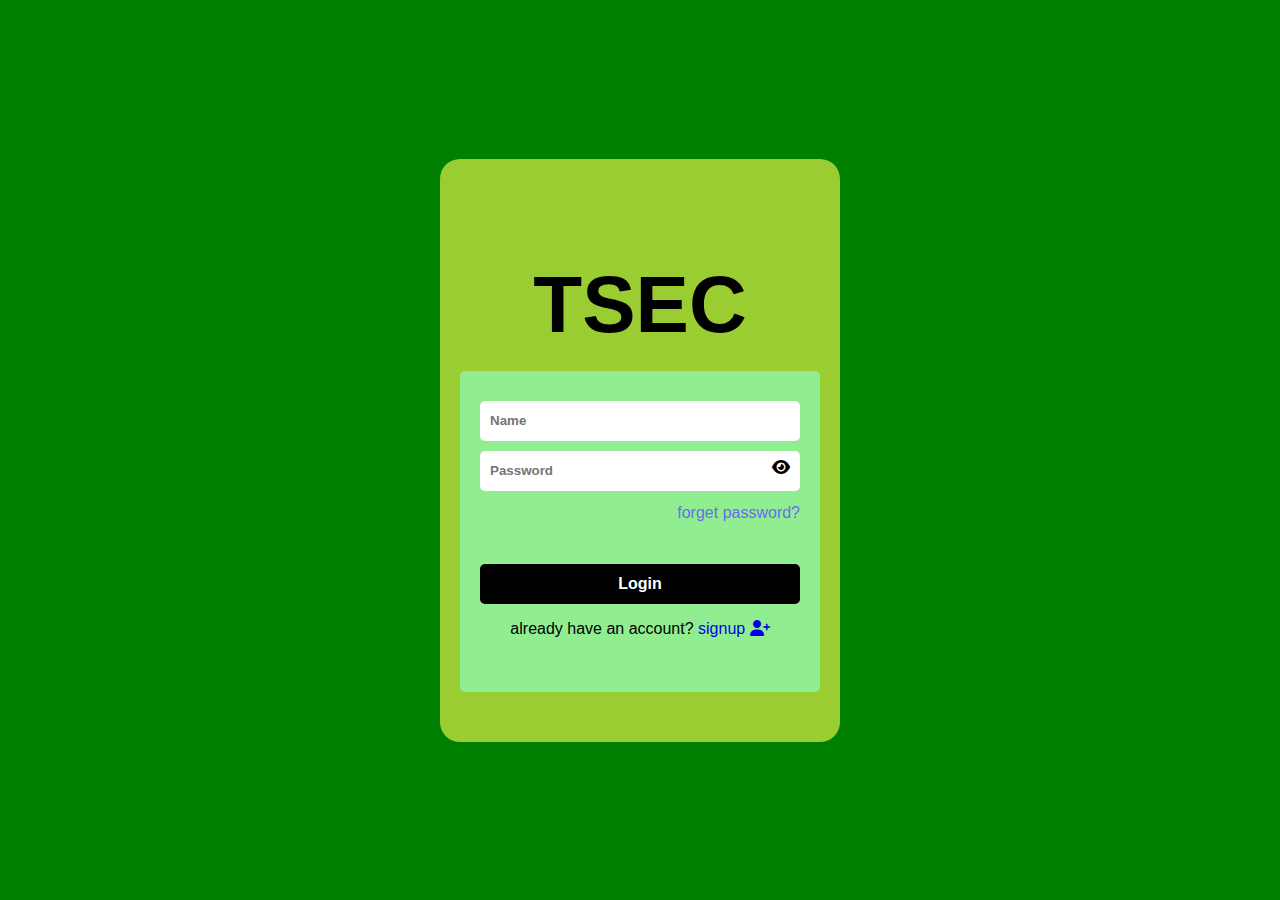
<file: login.html>
<!DOCTYPE html>
<html lang="en">
<head>
    <meta charset="UTF-8">
    <meta name="viewport" content="width=device-width, initial-scale=1.0">
    <title>Document</title>
    <link rel="stylesheet" href="./css/login.css">
    <script src="https://ajax.googleapis.com/ajax/libs/jquery/3.7.1/jquery.min.js"></script>
    <link rel="stylesheet" href="https://cdnjs.cloudflare.com/ajax/libs/font-awesome/6.6.0/css/all.min.css">
    
    
</head>
<body>
    <section id="S1"> 
        <p id="H1"><a href="https://tsec.edu/">TSEC</a></p>
        <div class="input-container">
            <input type="text" id="i1" class="in" placeholder="Name" autocomplete="off">
            <div class="pass">
                <input type="password" id="i2" class="in" placeholder="Password" autocomplete="off">
                <i id="img" class="fa-solid fa-eye" onclick="togglePasswordVisibility()"></i>
                <!-- <img src="img/eyeclose.png" alt="Show/Hide Password" onclick="togglePasswordVisibility()"> -->
            </div>
            <div class="inc"><p id="t2"></p></div>
            <div class="inc2"><p id="t3" onclick="forget();">forget password?</p></div>
            <button class="btn" id="bt" onclick="submitForm()">Login</button>
                 
            <p id="sign">already have an account? <a href="signup.html">signup
                <i class="fa-solid fa-user-plus"></i>
                    <a/></p>
                <i class="fa-sharp fa-solid fa-folder-arrow-up"></i>
                <!-- <i class="fa-solid fa-upload"></i> -->
        </div>
    </section>

    <script src="login.js"></script>
</body>
</html>
</file>
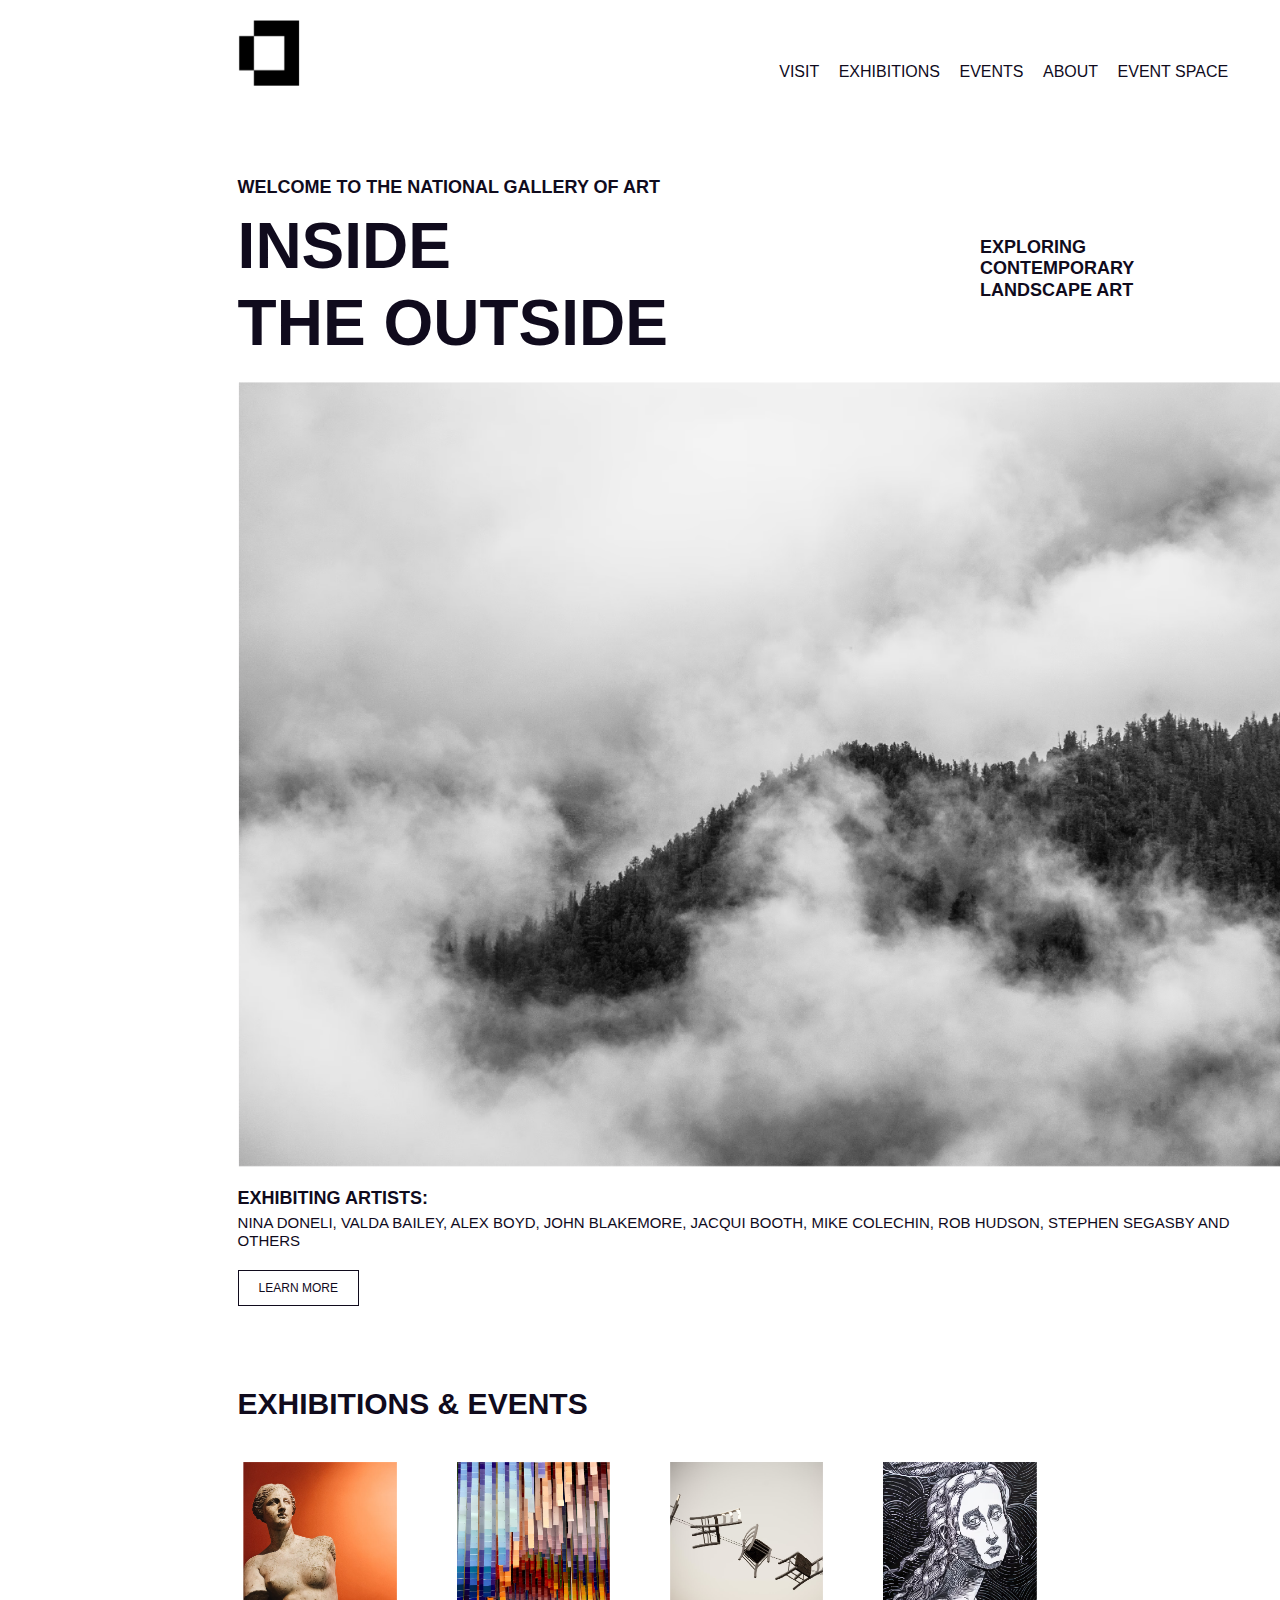
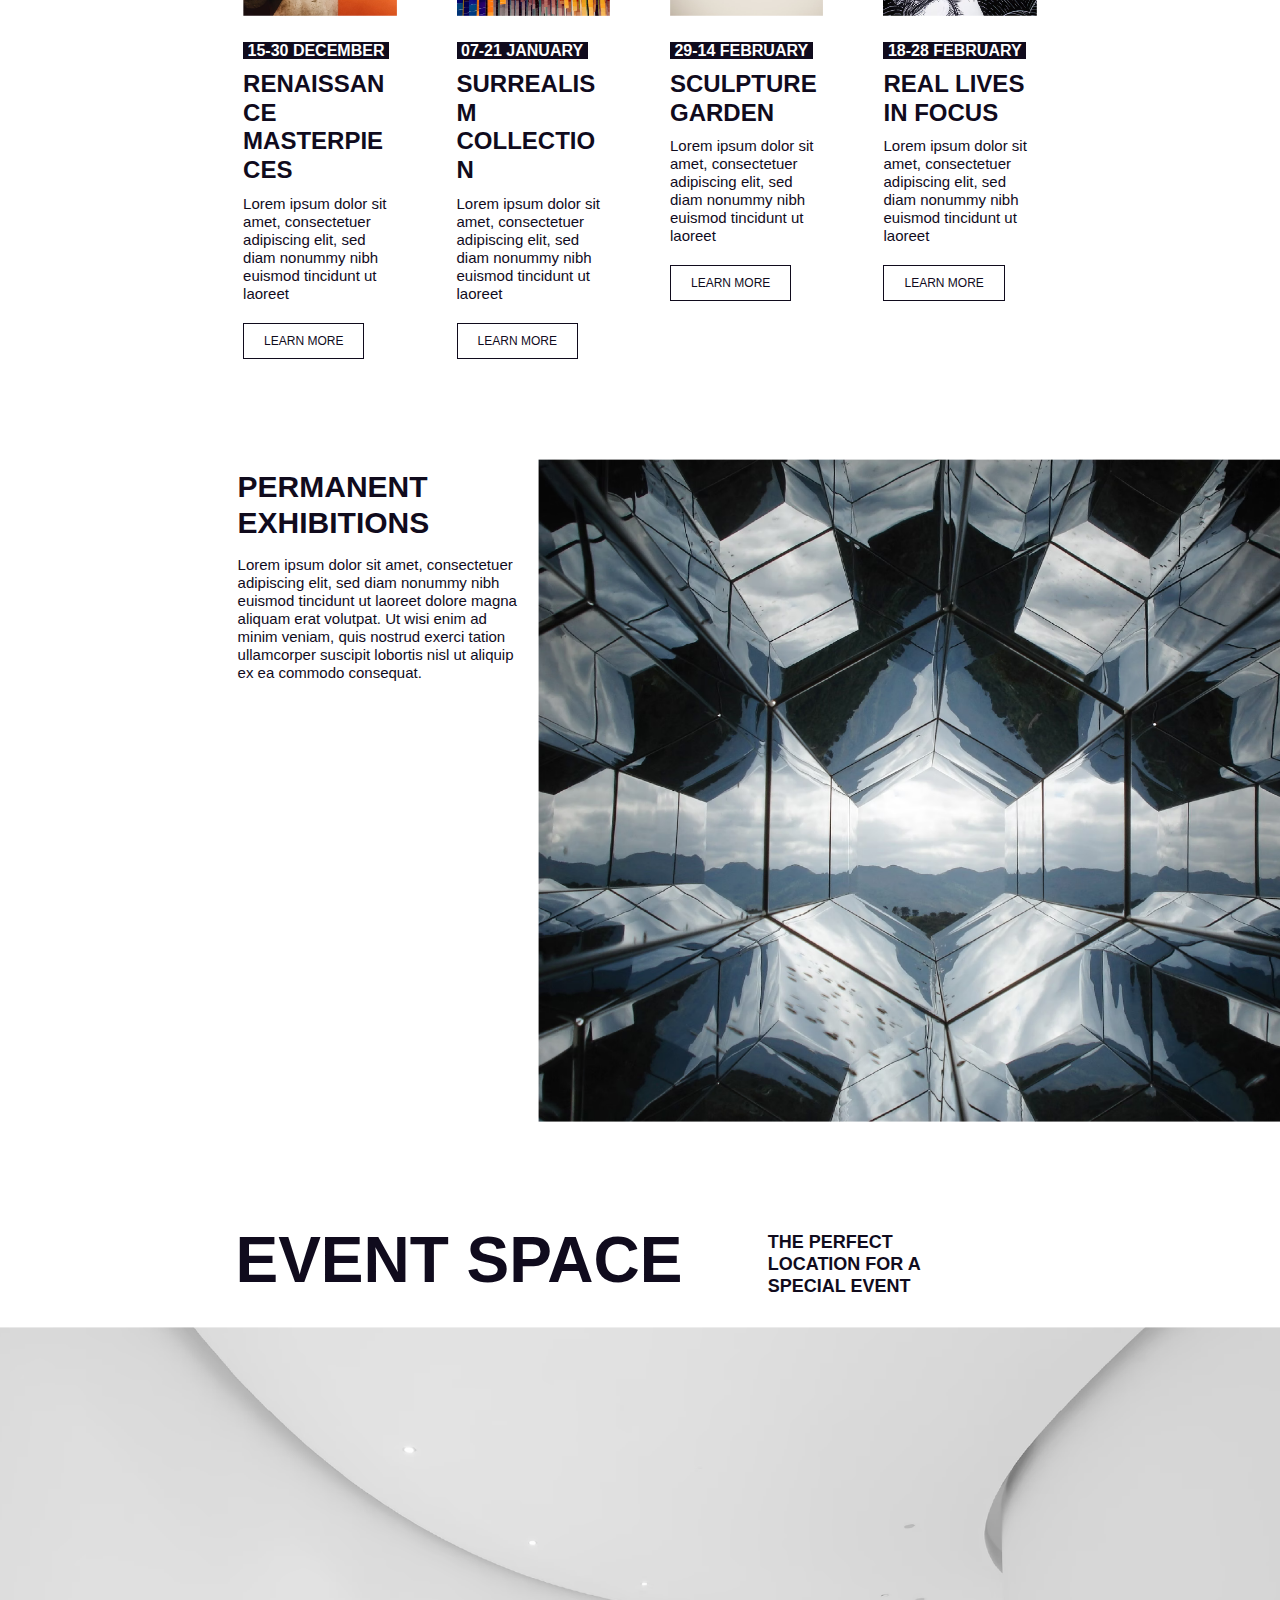
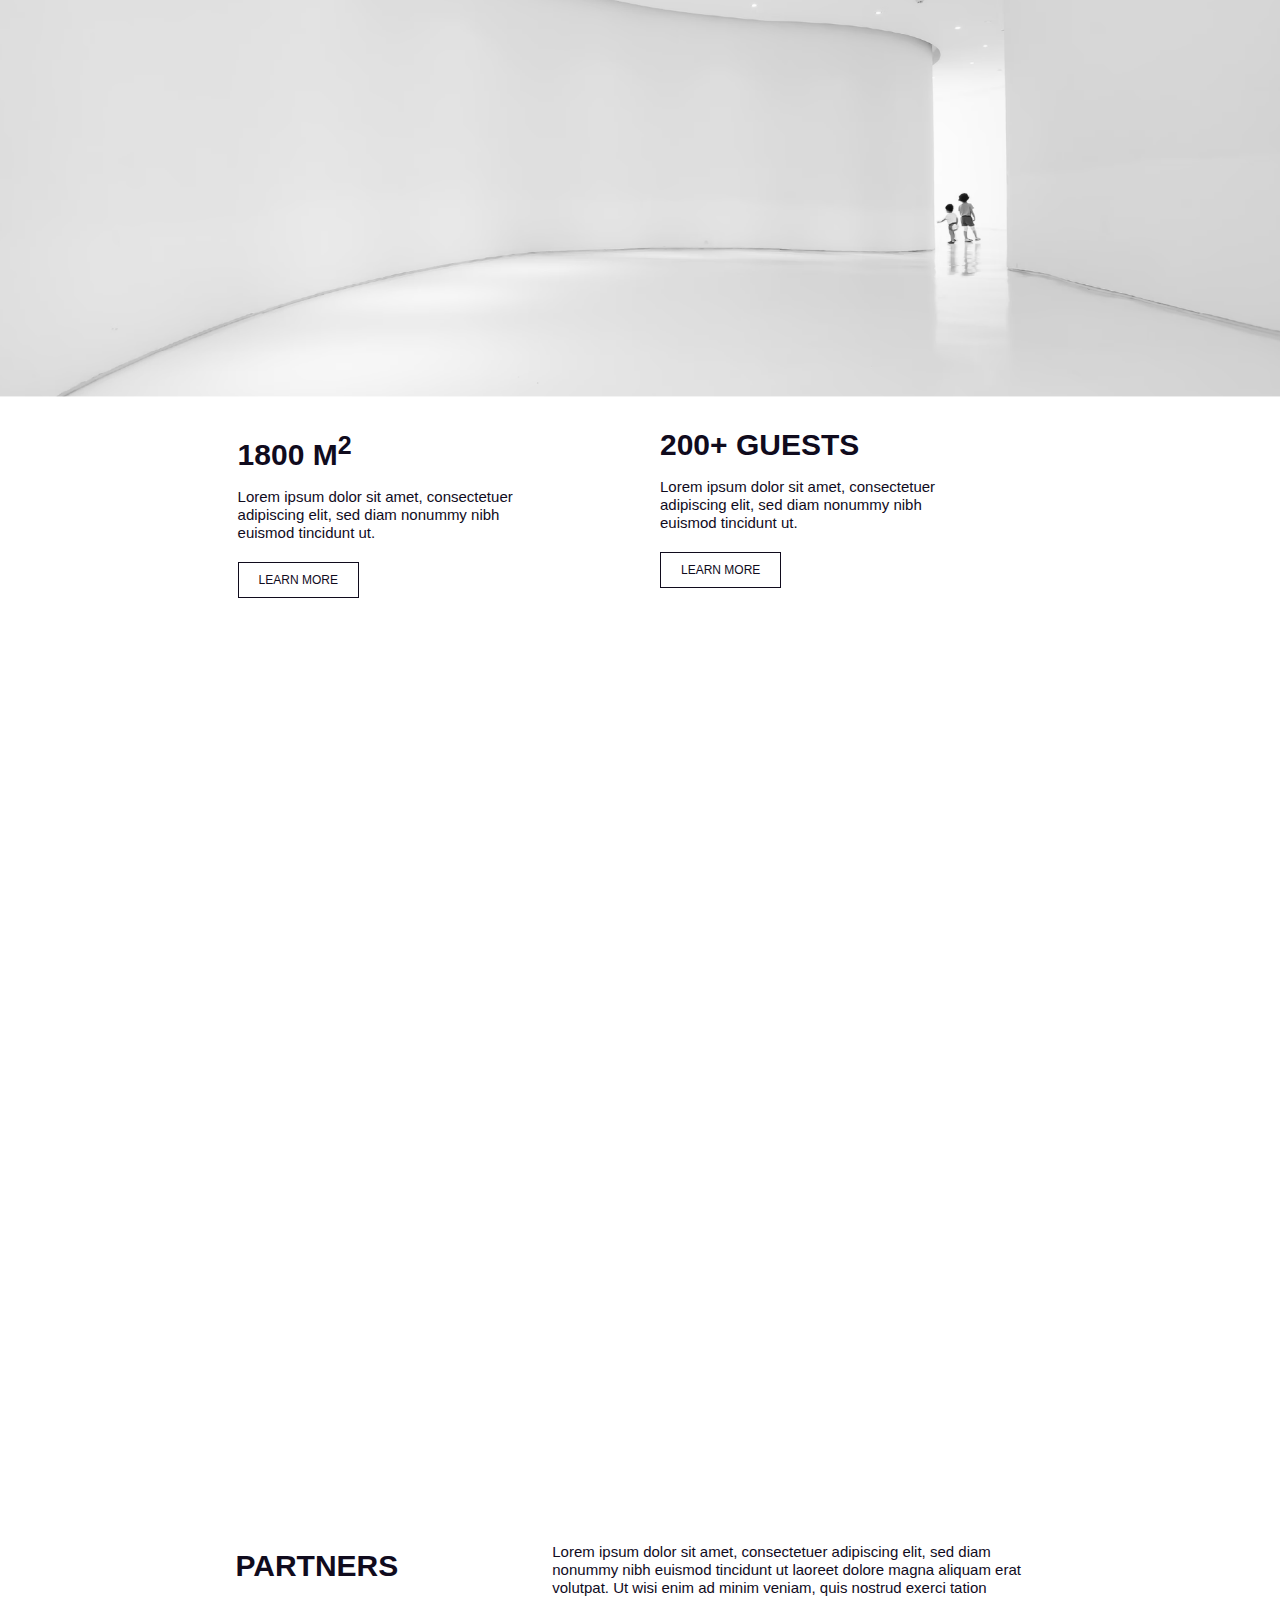
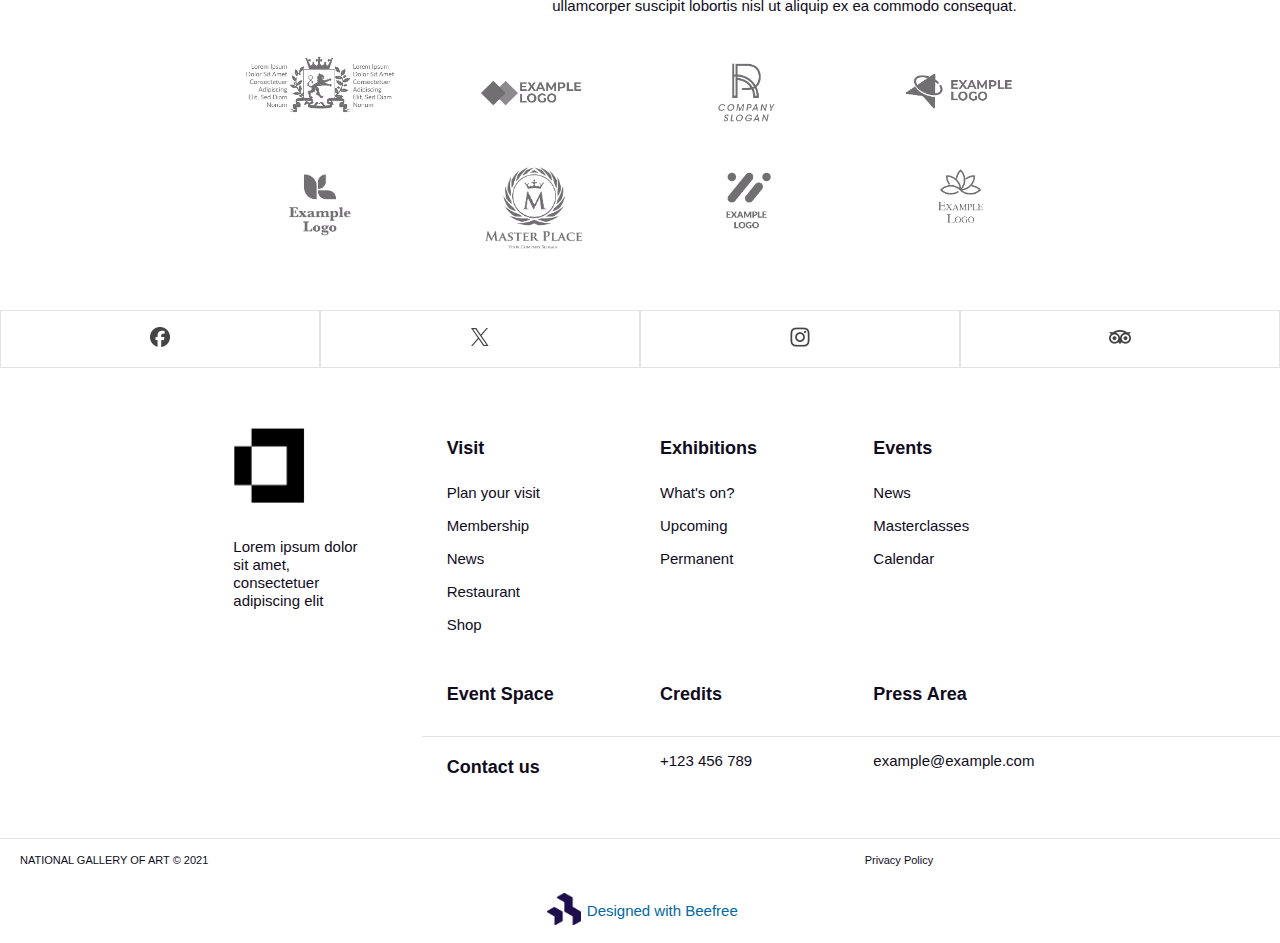
<file: new-page_2024-08-18T185321.558873/new-page.html>
<!DOCTYPE html>

<html lang="">
<head>
<title></title>
<meta content="summary_large_image" name="twitter:card"/>
<meta content="website" property="og:type"/>
<meta content="" property="og:description"/>
<meta content="https://aiklqn2wnd.preview-beefreedesign.com/Zjg7x" property="og:url"/>
<meta content="https://pro-bee-beepro-thumbnail.getbee.io/messages/1250609/1236686/2232686/11508799_large.jpg" property="og:image"/>
<meta content="" property="og:title"/>
<meta content="" name="description"/>
<meta charset="utf-8"/>
<meta content="width=device-width" name="viewport"/>
<style>
		.bee-row,
		.bee-row-content {
			position: relative
		}

		.bee-row-2 .bee-col-4 .bee-block-2,
		body {
			font-family: Lato, Tahoma, Verdana, Segoe, sans-serif;
			color: #100B1D
		}

		.bee-button .content,
		.bee-html-block {
			text-align: center
		}

		.bee-row-29,
		.bee-row-29 .bee-row-content {
			background-color: #ffffff;
			background-repeat: no-repeat
		}

		.bee-menu .bee-hamburger-controls span,
		.bee-row-1,
		.bee-row-10,
		.bee-row-11,
		.bee-row-12,
		.bee-row-13,
		.bee-row-14,
		.bee-row-15,
		.bee-row-16,
		.bee-row-17,
		.bee-row-18,
		.bee-row-19,
		.bee-row-2,
		.bee-row-20,
		.bee-row-21,
		.bee-row-22,
		.bee-row-23,
		.bee-row-24,
		.bee-row-25,
		.bee-row-26,
		.bee-row-27,
		.bee-row-28,
		.bee-row-29,
		.bee-row-29 .bee-row-content,
		.bee-row-3,
		.bee-row-4,
		.bee-row-5,
		.bee-row-6,
		.bee-row-7,
		.bee-row-8,
		.bee-row-9 {
			background-repeat: no-repeat
		}

		body {
			background-color: #FFFFFF
		}

		a {
			color: #0068A5
		}

		* {
			box-sizing: border-box
		}

		body,
		p {
			margin: 0
		}

		.bee-menu .bee-hamburger-trigger {
			display: none
		}

		.bee-row-content {
			max-width: 1440px;
			margin: 0 auto;
			display: flex
		}

		.bee-row-content .bee-col-w1 {
			flex-basis: 8%
		}

		.bee-row-content .bee-col-w2 {
			flex-basis: 17%
		}

		.bee-row-content .bee-col-w3 {
			flex-basis: 25%
		}

		.bee-row-content .bee-col-w4 {
			flex-basis: 33%
		}

		.bee-row-content .bee-col-w5 {
			flex-basis: 42%
		}

		.bee-row-content .bee-col-w7 {
			flex-basis: 58%
		}

		.bee-row-content .bee-col-w8 {
			flex-basis: 67%
		}

		.bee-row-content .bee-col-w10 {
			flex-basis: 83%
		}

		.bee-row-content .bee-col-w12 {
			flex-basis: 100%
		}

		.bee-button a,
		.bee-icon .bee-icon-label-right a,
		.bee-menu ul li a {
			text-decoration: none
		}

		.bee-divider,
		.bee-image {
			overflow: auto
		}

		.bee-divider .center,
		.bee-image .bee-center {
			margin: 0 auto
		}

		.bee-row-9 .bee-col-3 .bee-block-1 {
			width: 100%
		}

		.bee-icon {
			display: inline-block;
			vertical-align: middle
		}

		.bee-icon .bee-content {
			display: flex;
			align-items: center
		}

		.bee-image img {
			display: block;
			width: 100%
		}

		.bee-menu .bee-hamburger-controls {
			cursor: pointer;
			display: inline-block;
			position: relative
		}

		.bee-menu .bee-hamburger-controls span {
			display: block;
			position: absolute;
			top: 50%;
			left: 50%;
			background-size: 100%;
			transition: .12s ease-in-out
		}

		.bee-menu ul {
			list-style-type: none;
			margin: 0;
			padding: 0
		}

		.bee-menu ul.bee-horizontal li {
			display: inline-block
		}

		.bee-paragraph {
			overflow-wrap: anywhere
		}

		.bee-social .icon img {
			max-height: 32px
		}

		.bee-row-1 .bee-row-content,
		.bee-row-10 .bee-row-content,
		.bee-row-11 .bee-row-content,
		.bee-row-12 .bee-row-content,
		.bee-row-13 .bee-row-content,
		.bee-row-14 .bee-row-content,
		.bee-row-15 .bee-row-content,
		.bee-row-16 .bee-row-content,
		.bee-row-17 .bee-row-content,
		.bee-row-18 .bee-row-content,
		.bee-row-19 .bee-row-content,
		.bee-row-2 .bee-row-content,
		.bee-row-20 .bee-row-content,
		.bee-row-21 .bee-row-content,
		.bee-row-22 .bee-row-content,
		.bee-row-23 .bee-row-content,
		.bee-row-24 .bee-row-content,
		.bee-row-25 .bee-row-content,
		.bee-row-26 .bee-row-content,
		.bee-row-27 .bee-row-content,
		.bee-row-28 .bee-row-content,
		.bee-row-3 .bee-row-content,
		.bee-row-4 .bee-row-content,
		.bee-row-5 .bee-row-content,
		.bee-row-6 .bee-row-content,
		.bee-row-7 .bee-row-content,
		.bee-row-8 .bee-row-content,
		.bee-row-9 .bee-row-content {
			background-repeat: no-repeat;
			color: #100B1D
		}

		.bee-row-17 .bee-col-2 .bee-block-1,
		.bee-row-17 .bee-col-3 .bee-block-1,
		.bee-row-17 .bee-col-4 .bee-block-1,
		.bee-row-17 .bee-col-5 .bee-block-1,
		.bee-row-19 .bee-col-2 .bee-block-1,
		.bee-row-19 .bee-col-4 .bee-block-1,
		.bee-row-19 .bee-col-5 .bee-block-1,
		.bee-row-2 .bee-col-2 .bee-block-1,
		.bee-row-23 .bee-col-2 .bee-block-1,
		.bee-row-7 .bee-col-2 .bee-block-1,
		.bee-row-7 .bee-col-3 .bee-block-1,
		.bee-row-7 .bee-col-4 .bee-block-1,
		.bee-row-7 .bee-col-5 .bee-block-1 {
			padding-left: 20px;
			padding-right: 20px;
			width: 100%
		}

		.bee-row-2 .bee-col-4 .bee-block-2 {
			font-size: 16px;
			padding-left: 20px;
			padding-right: 20px;
			text-align: center
		}

		.bee-row-11 .bee-col-3 .bee-block-1,
		.bee-row-13 .bee-col-2 .bee-block-1,
		.bee-row-13 .bee-col-4 .bee-block-1,
		.bee-row-15 .bee-col-2 .bee-block-1,
		.bee-row-4 .bee-col-2 .bee-block-1,
		.bee-row-4 .bee-col-3 .bee-block-2,
		.bee-row-6 .bee-col-2 .bee-block-2,
		.bee-row-9 .bee-col-2 .bee-block-1 {
			padding: 10px 20px
		}

		.bee-row-11 .bee-col-2 .bee-block-1,
		.bee-row-4 .bee-col-2 .bee-block-2,
		.bee-row-5 .bee-col-2 .bee-block-2 {
			padding-left: 20px;
			padding-right: 20px
		}

		.bee-row-5 .bee-col-2 .bee-block-1 {
			padding-bottom: 20px;
			padding-left: 20px;
			padding-top: 20px;
			width: 100%
		}

		.bee-row-13 .bee-col-2 .bee-block-2,
		.bee-row-13 .bee-col-4 .bee-block-2,
		.bee-row-15 .bee-col-3 .bee-block-1,
		.bee-row-23 .bee-col-3 .bee-block-2,
		.bee-row-23 .bee-col-3 .bee-block-3,
		.bee-row-23 .bee-col-3 .bee-block-4,
		.bee-row-23 .bee-col-3 .bee-block-5,
		.bee-row-23 .bee-col-3 .bee-block-6,
		.bee-row-23 .bee-col-4 .bee-block-2,
		.bee-row-23 .bee-col-4 .bee-block-3,
		.bee-row-23 .bee-col-4 .bee-block-4,
		.bee-row-23 .bee-col-5 .bee-block-2,
		.bee-row-23 .bee-col-5 .bee-block-3,
		.bee-row-23 .bee-col-5 .bee-block-4,
		.bee-row-26 .bee-col-4 .bee-block-1,
		.bee-row-26 .bee-col-5 .bee-block-1,
		.bee-row-28 .bee-col-1 .bee-block-1,
		.bee-row-28 .bee-col-3 .bee-block-1,
		.bee-row-5 .bee-col-2 .bee-block-3,
		.bee-row-7 .bee-col-2 .bee-block-5,
		.bee-row-7 .bee-col-3 .bee-block-5,
		.bee-row-7 .bee-col-4 .bee-block-5,
		.bee-row-7 .bee-col-5 .bee-block-5,
		.bee-row-9 .bee-col-2 .bee-block-2 {
			padding: 5px 20px 10px
		}

		.bee-row-13 .bee-col-2 .bee-block-3,
		.bee-row-13 .bee-col-4 .bee-block-3,
		.bee-row-5 .bee-col-2 .bee-block-4,
		.bee-row-7 .bee-col-2 .bee-block-6,
		.bee-row-7 .bee-col-3 .bee-block-6,
		.bee-row-7 .bee-col-4 .bee-block-6,
		.bee-row-7 .bee-col-5 .bee-block-6 {
			padding: 10px 20px;
			text-align: left
		}

		.bee-row-17 .bee-col-2,
		.bee-row-17 .bee-col-3,
		.bee-row-17 .bee-col-4,
		.bee-row-17 .bee-col-5,
		.bee-row-19 .bee-col-2,
		.bee-row-19 .bee-col-3,
		.bee-row-19 .bee-col-4,
		.bee-row-19 .bee-col-5,
		.bee-row-7 .bee-col-2,
		.bee-row-7 .bee-col-3,
		.bee-row-7 .bee-col-4,
		.bee-row-7 .bee-col-5 {
			padding-left: 10px;
			padding-right: 10px
		}

		.bee-row-7 .bee-col-2 .bee-block-3,
		.bee-row-7 .bee-col-2 .bee-block-4,
		.bee-row-7 .bee-col-3 .bee-block-3,
		.bee-row-7 .bee-col-3 .bee-block-4,
		.bee-row-7 .bee-col-4 .bee-block-3,
		.bee-row-7 .bee-col-4 .bee-block-4,
		.bee-row-7 .bee-col-5 .bee-block-3,
		.bee-row-7 .bee-col-5 .bee-block-4 {
			padding: 5px 20px
		}

		.bee-row-12 .bee-col-1 .bee-block-1 {
			padding-bottom: 20px;
			padding-top: 20px;
			width: 100%
		}

		.bee-row-14 .bee-col-1,
		.bee-row-29 .bee-col-1 {
			padding-bottom: 5px;
			padding-top: 5px
		}

		.bee-row-19 .bee-col-3 .bee-block-1 {
			padding-left: 20px;
			padding-right: 20px;
			padding-top: 5px;
			width: 100%
		}

		.bee-row-21 .bee-col-1,
		.bee-row-21 .bee-col-2,
		.bee-row-21 .bee-col-3,
		.bee-row-21 .bee-col-4 {
			border-bottom: 1px solid #E3E3E3;
			border-left: 1px solid #E3E3E3;
			border-right: 1px solid #E3E3E3;
			border-top: 1px solid #E3E3E3
		}

		.bee-row-21 .bee-col-1 .bee-block-1,
		.bee-row-21 .bee-col-2 .bee-block-1,
		.bee-row-21 .bee-col-3 .bee-block-1,
		.bee-row-21 .bee-col-4 .bee-block-1 {
			padding: 10px;
			text-align: center
		}

		.bee-row-23 .bee-col-2 .bee-block-3 {
			padding: 5px 50px 10px 20px
		}

		.bee-row-23 .bee-col-3 .bee-block-1,
		.bee-row-23 .bee-col-4 .bee-block-1,
		.bee-row-23 .bee-col-5 .bee-block-1,
		.bee-row-24 .bee-col-3 .bee-block-1,
		.bee-row-24 .bee-col-4 .bee-block-1,
		.bee-row-24 .bee-col-5 .bee-block-1,
		.bee-row-26 .bee-col-3 .bee-block-1 {
			padding: 10px 20px 20px
		}

		.bee-row-25 .bee-col-2 .bee-block-1,
		.bee-row-27 .bee-col-1 .bee-block-1 {
			padding-bottom: 10px;
			padding-top: 10px
		}

		.bee-row-29 .bee-row-content {
			color: #100B1D
		}

		.bee-row-29 .bee-col-1 .bee-block-1 {
			color: #1e0e4b;
			font-family: Inter, sans-serif;
			font-size: 15px;
			padding-bottom: 5px;
			padding-top: 5px;
			text-align: center
		}

		.bee-row-11 .bee-col-3 .bee-block-1,
		.bee-row-23 .bee-col-3 .bee-block-1,
		.bee-row-23 .bee-col-4 .bee-block-1,
		.bee-row-23 .bee-col-5 .bee-block-1,
		.bee-row-24 .bee-col-3 .bee-block-1,
		.bee-row-24 .bee-col-4 .bee-block-1,
		.bee-row-24 .bee-col-5 .bee-block-1,
		.bee-row-26 .bee-col-3 .bee-block-1,
		.bee-row-4 .bee-col-2 .bee-block-1,
		.bee-row-4 .bee-col-3 .bee-block-2,
		.bee-row-5 .bee-col-2 .bee-block-2 {
			color: #100B1D;
			font-size: 18px;
			line-height: 120%;
			text-align: left
		}

		.bee-row-11 .bee-col-2 .bee-block-1 a,
		.bee-row-11 .bee-col-3 .bee-block-1 a,
		.bee-row-13 .bee-col-2 .bee-block-1 a,
		.bee-row-13 .bee-col-4 .bee-block-1 a,
		.bee-row-15 .bee-col-2 .bee-block-1 a,
		.bee-row-2 .bee-col-4 .bee-block-2 li a,
		.bee-row-23 .bee-col-3 .bee-block-1 a,
		.bee-row-23 .bee-col-3 .bee-block-2 a,
		.bee-row-23 .bee-col-3 .bee-block-3 a,
		.bee-row-23 .bee-col-3 .bee-block-4 a,
		.bee-row-23 .bee-col-3 .bee-block-5 a,
		.bee-row-23 .bee-col-3 .bee-block-6 a,
		.bee-row-23 .bee-col-4 .bee-block-1 a,
		.bee-row-23 .bee-col-4 .bee-block-2 a,
		.bee-row-23 .bee-col-4 .bee-block-3 a,
		.bee-row-23 .bee-col-4 .bee-block-4 a,
		.bee-row-23 .bee-col-5 .bee-block-1 a,
		.bee-row-23 .bee-col-5 .bee-block-2 a,
		.bee-row-23 .bee-col-5 .bee-block-3 a,
		.bee-row-23 .bee-col-5 .bee-block-4 a,
		.bee-row-24 .bee-col-3 .bee-block-1 a,
		.bee-row-24 .bee-col-4 .bee-block-1 a,
		.bee-row-24 .bee-col-5 .bee-block-1 a,
		.bee-row-26 .bee-col-3 .bee-block-1 a,
		.bee-row-26 .bee-col-4 .bee-block-1 a,
		.bee-row-26 .bee-col-5 .bee-block-1 a,
		.bee-row-28 .bee-col-3 .bee-block-1 a,
		.bee-row-4 .bee-col-2 .bee-block-1 a,
		.bee-row-4 .bee-col-2 .bee-block-2 a,
		.bee-row-4 .bee-col-3 .bee-block-2 a,
		.bee-row-5 .bee-col-2 .bee-block-2 a,
		.bee-row-5 .bee-col-2 .bee-block-3 a,
		.bee-row-6 .bee-col-2 .bee-block-2 a,
		.bee-row-7 .bee-col-2 .bee-block-4 a,
		.bee-row-7 .bee-col-3 .bee-block-4 a,
		.bee-row-7 .bee-col-4 .bee-block-4 a,
		.bee-row-7 .bee-col-5 .bee-block-4 a,
		.bee-row-9 .bee-col-2 .bee-block-1 a {
			color: #100B1D
		}

		.bee-row-11 .bee-col-2 .bee-block-1 p:not(:last-child),
		.bee-row-11 .bee-col-3 .bee-block-1 p:not(:last-child),
		.bee-row-13 .bee-col-2 .bee-block-1 p:not(:last-child),
		.bee-row-13 .bee-col-2 .bee-block-2 p:not(:last-child),
		.bee-row-13 .bee-col-4 .bee-block-1 p:not(:last-child),
		.bee-row-13 .bee-col-4 .bee-block-2 p:not(:last-child),
		.bee-row-15 .bee-col-2 .bee-block-1 p:not(:last-child),
		.bee-row-15 .bee-col-3 .bee-block-1 p:not(:last-child),
		.bee-row-23 .bee-col-2 .bee-block-3 p:not(:last-child),
		.bee-row-23 .bee-col-3 .bee-block-1 p:not(:last-child),
		.bee-row-23 .bee-col-3 .bee-block-2 p:not(:last-child),
		.bee-row-23 .bee-col-3 .bee-block-3 p:not(:last-child),
		.bee-row-23 .bee-col-3 .bee-block-4 p:not(:last-child),
		.bee-row-23 .bee-col-3 .bee-block-5 p:not(:last-child),
		.bee-row-23 .bee-col-3 .bee-block-6 p:not(:last-child),
		.bee-row-23 .bee-col-4 .bee-block-1 p:not(:last-child),
		.bee-row-23 .bee-col-4 .bee-block-2 p:not(:last-child),
		.bee-row-23 .bee-col-4 .bee-block-3 p:not(:last-child),
		.bee-row-23 .bee-col-4 .bee-block-4 p:not(:last-child),
		.bee-row-23 .bee-col-5 .bee-block-1 p:not(:last-child),
		.bee-row-23 .bee-col-5 .bee-block-2 p:not(:last-child),
		.bee-row-23 .bee-col-5 .bee-block-3 p:not(:last-child),
		.bee-row-23 .bee-col-5 .bee-block-4 p:not(:last-child),
		.bee-row-24 .bee-col-3 .bee-block-1 p:not(:last-child),
		.bee-row-24 .bee-col-4 .bee-block-1 p:not(:last-child),
		.bee-row-24 .bee-col-5 .bee-block-1 p:not(:last-child),
		.bee-row-26 .bee-col-3 .bee-block-1 p:not(:last-child),
		.bee-row-26 .bee-col-4 .bee-block-1 p:not(:last-child),
		.bee-row-26 .bee-col-5 .bee-block-1 p:not(:last-child),
		.bee-row-28 .bee-col-1 .bee-block-1 p:not(:last-child),
		.bee-row-28 .bee-col-3 .bee-block-1 p:not(:last-child),
		.bee-row-4 .bee-col-2 .bee-block-1 p:not(:last-child),
		.bee-row-4 .bee-col-2 .bee-block-2 p:not(:last-child),
		.bee-row-4 .bee-col-3 .bee-block-2 p:not(:last-child),
		.bee-row-5 .bee-col-2 .bee-block-2 p:not(:last-child),
		.bee-row-5 .bee-col-2 .bee-block-3 p:not(:last-child),
		.bee-row-6 .bee-col-2 .bee-block-2 p:not(:last-child),
		.bee-row-7 .bee-col-2 .bee-block-3 p:not(:last-child),
		.bee-row-7 .bee-col-2 .bee-block-4 p:not(:last-child),
		.bee-row-7 .bee-col-2 .bee-block-5 p:not(:last-child),
		.bee-row-7 .bee-col-3 .bee-block-3 p:not(:last-child),
		.bee-row-7 .bee-col-3 .bee-block-4 p:not(:last-child),
		.bee-row-7 .bee-col-3 .bee-block-5 p:not(:last-child),
		.bee-row-7 .bee-col-4 .bee-block-3 p:not(:last-child),
		.bee-row-7 .bee-col-4 .bee-block-4 p:not(:last-child),
		.bee-row-7 .bee-col-4 .bee-block-5 p:not(:last-child),
		.bee-row-7 .bee-col-5 .bee-block-3 p:not(:last-child),
		.bee-row-7 .bee-col-5 .bee-block-4 p:not(:last-child),
		.bee-row-7 .bee-col-5 .bee-block-5 p:not(:last-child),
		.bee-row-9 .bee-col-2 .bee-block-1 p:not(:last-child),
		.bee-row-9 .bee-col-2 .bee-block-2 p:not(:last-child) {
			margin-bottom: undefined
		}

		.bee-row-2 .bee-col-4 .bee-block-2 li {
			padding-right: 15px
		}

		@media (max-width:768px) {
			img.bee-fullwidthOnMobile {
				max-width: none !important
			}

			.bee-menu ul.with-bee-hamburger {
				display: none;
				padding: 5px 0;
				position: relative;
				top: -4px
			}

			.bee-menu ul.with-bee-hamburger li {
				display: block;
				text-align: center
			}

			.bee-menu ul.with-bee-hamburger li a {
				text-decoration: none
			}

			.bee-menu ul.with-bee-hamburger span {
				display: none
			}

			#bee-hamburger-memu-r1c3m1:checked~ul,
			.bee-row-content:not(.no_stack) {
				display: block
			}

			.bee-row-2 .bee-col-4 .bee-block-2 .bee-hamburger-controls {
				width: 36px;
				height: 36px;
				background-color: #ffffff;
				border-radius: 0
			}

			.bee-row-2 .bee-col-4 .bee-block-2 .bee-hamburger-controls span {
				width: 18px;
				height: 18px
			}

			.bee-row-2 .bee-col-4 .bee-block-2 .bee-hamburger-controls span.bee-hamburger-open {
				background-image: url("[data-uri]");
				transform: translate(-50%, -50%) scaleY(1)
			}

			.bee-row-2 .bee-col-4 .bee-block-2 .bee-hamburger-controls span.bee-hamburger-close {
				background-image: url("[data-uri]");
				transform: translate(-50%, -50%) scaleY(0)
			}

			.bee-row-2 .bee-col-4 .bee-block-2 ul.with-bee-hamburger {
				background-color: #ffffff
			}

			.bee-row-2 .bee-col-4 .bee-block-2 ul.with-bee-hamburger li,
			.bee-row-2 .bee-col-4 .bee-block-2 ul.with-bee-hamburger li a {
				color: #100B1D
			}

			#bee-hamburger-memu-r1c3m1:checked~.bee-hamburger-controls .bee-hamburger-open {
				transform: translate(-50%, -50%) scaleY(0)
			}

			#bee-hamburger-memu-r1c3m1:checked~.bee-hamburger-controls .bee-hamburger-close {
				transform: translate(-50%, -50%) scaleY(1)
			}
		}

		.bee-row-11 .bee-col-2 .bee-block-1,
		.bee-row-4 .bee-col-2 .bee-block-2 {
			color: #100B1D;
			font-size: 64px;
			line-height: 120%;
			text-align: left
		}

		.bee-row-13 .bee-col-2 .bee-block-2,
		.bee-row-13 .bee-col-4 .bee-block-2,
		.bee-row-15 .bee-col-3 .bee-block-1,
		.bee-row-23 .bee-col-2 .bee-block-3,
		.bee-row-23 .bee-col-3 .bee-block-2,
		.bee-row-23 .bee-col-3 .bee-block-3,
		.bee-row-23 .bee-col-3 .bee-block-4,
		.bee-row-23 .bee-col-3 .bee-block-5,
		.bee-row-23 .bee-col-3 .bee-block-6,
		.bee-row-23 .bee-col-4 .bee-block-2,
		.bee-row-23 .bee-col-4 .bee-block-3,
		.bee-row-23 .bee-col-4 .bee-block-4,
		.bee-row-23 .bee-col-5 .bee-block-2,
		.bee-row-23 .bee-col-5 .bee-block-3,
		.bee-row-23 .bee-col-5 .bee-block-4,
		.bee-row-26 .bee-col-4 .bee-block-1,
		.bee-row-26 .bee-col-5 .bee-block-1,
		.bee-row-5 .bee-col-2 .bee-block-3,
		.bee-row-7 .bee-col-2 .bee-block-5,
		.bee-row-7 .bee-col-3 .bee-block-5,
		.bee-row-7 .bee-col-4 .bee-block-5,
		.bee-row-7 .bee-col-5 .bee-block-5,
		.bee-row-9 .bee-col-2 .bee-block-2 {
			color: #100B1D;
			font-size: 15px;
			line-height: 120%;
			text-align: left
		}

		.bee-row-13 .bee-col-2 .bee-block-1,
		.bee-row-13 .bee-col-4 .bee-block-1,
		.bee-row-15 .bee-col-2 .bee-block-1,
		.bee-row-6 .bee-col-2 .bee-block-2,
		.bee-row-9 .bee-col-2 .bee-block-1 {
			color: #100B1D;
			font-size: 30px;
			line-height: 120%;
			text-align: left
		}

		.bee-row-13 .bee-col-2 .bee-block-2 a,
		.bee-row-13 .bee-col-4 .bee-block-2 a,
		.bee-row-15 .bee-col-3 .bee-block-1 a,
		.bee-row-23 .bee-col-2 .bee-block-3 a,
		.bee-row-28 .bee-col-1 .bee-block-1 a,
		.bee-row-7 .bee-col-2 .bee-block-3 a,
		.bee-row-7 .bee-col-2 .bee-block-5 a,
		.bee-row-7 .bee-col-3 .bee-block-3 a,
		.bee-row-7 .bee-col-3 .bee-block-5 a,
		.bee-row-7 .bee-col-4 .bee-block-3 a,
		.bee-row-7 .bee-col-4 .bee-block-5 a,
		.bee-row-7 .bee-col-5 .bee-block-3 a,
		.bee-row-7 .bee-col-5 .bee-block-5 a,
		.bee-row-9 .bee-col-2 .bee-block-2 a {
			color: #ffffff
		}

		.bee-row-7 .bee-col-2 .bee-block-3,
		.bee-row-7 .bee-col-3 .bee-block-3,
		.bee-row-7 .bee-col-4 .bee-block-3,
		.bee-row-7 .bee-col-5 .bee-block-3 {
			color: #ffffff;
			font-size: 16px;
			line-height: 120%;
			text-align: left
		}

		.bee-row-7 .bee-col-2 .bee-block-4,
		.bee-row-7 .bee-col-3 .bee-block-4,
		.bee-row-7 .bee-col-4 .bee-block-4,
		.bee-row-7 .bee-col-5 .bee-block-4 {
			color: #100B1D;
			font-size: 24px;
			line-height: 120%;
			text-align: left
		}

		.bee-row-28 .bee-col-1 .bee-block-1,
		.bee-row-28 .bee-col-3 .bee-block-1 {
			color: #100B1D;
			font-size: 11px;
			line-height: 120%;
			text-align: left
		}

		.bee-row-29 .bee-col-1 .bee-block-1 .bee-icon-image {
			padding: 5px 6px 5px 5px
		}

		.bee-row-29 .bee-col-1 .bee-block-1 .bee-icon:not(.bee-icon-first) .bee-content {
			margin-left: 0
		}

		.bee-row-29 .bee-col-1 .bee-block-1 .bee-icon::not(.bee-icon-last) .bee-content {
			margin-right: 0
		}
	</style>
</head>
<body>
<div class="bee-page-container">
<div class="bee-row bee-row-1">
<div class="bee-row-content">
<div class="bee-col bee-col-1 bee-col-w12">
<div class="bee-block bee-block-1 bee-divider">
<div class="spacer" style="height:20px;"></div>
</div>
</div>
</div>
</div>
<div class="bee-row bee-row-2">
<div class="bee-row-content">
<div class="bee-col bee-col-1 bee-col-w2">
<div class="bee-block bee-block-1 bee-spacer">
<div class="spacer" style="height:1px;"></div>
</div>
</div>
<div class="bee-col bee-col-2 bee-col-w1">
<div class="bee-block bee-block-1 bee-image"><a href="https://www.example.com" target="_self"><img alt="Gallery Logo" class="bee-center bee-fixedwidth" src="images/Gallery_logo.png" style="max-width:80px;"/></a></div>
<div class="bee-block bee-block-2 bee-spacer">
<div class="spacer" style="height:1px;"></div>
</div>
</div>
<div class="bee-col bee-col-3 bee-col-w4">
<div class="bee-block bee-block-1 bee-spacer">
<div class="spacer" style="height:1px;"></div>
</div>
</div>
<div class="bee-col bee-col-4 bee-col-w5">
<div class="bee-block bee-block-1 bee-spacer">
<div class="spacer" style="height:25px;"></div>
</div>
<div class="bee-block bee-block-2 bee-menu">
<nav class="bee-menu"><input class="bee-hamburger-trigger" id="bee-hamburger-memu-r1c3m1" type="checkbox"/><label class="bee-hamburger-controls" for="bee-hamburger-memu-r1c3m1"><span class="bee-hamburger-open"></span><span class="bee-hamburger-close"></span></label>
<ul class="bee-horizontal with-bee-hamburger">
<li><a href="www.example.com" target="_self" title="">VISIT</a></li>
<li><a href="www.example.com" target="_self" title="">EXHIBITIONS</a></li>
<li><a href="www.example.com" target="_self" title="">EVENTS</a></li>
<li><a href="www.example.com" target="_self" title="">ABOUT</a></li>
<li><a href="www.example.com" target="_self" title="">EVENT SPACE</a></li>
</ul>
</nav>
</div>
</div>
</div>
</div>
<div class="bee-row bee-row-3">
<div class="bee-row-content">
<div class="bee-col bee-col-1 bee-col-w12">
<div class="bee-block bee-block-1 bee-spacer">
<div class="spacer" style="height:80px;"></div>
</div>
</div>
</div>
</div>
<div class="bee-row bee-row-4">
<div class="bee-row-content">
<div class="bee-col bee-col-1 bee-col-w2">
<div class="bee-block bee-block-1 bee-spacer">
<div class="spacer" style="height:1px;"></div>
</div>
</div>
<div class="bee-col bee-col-2 bee-col-w7">
<div class="bee-block bee-block-1 bee-paragraph">
<p style="word-break:break-word;"><span><strong>WELCOME TO THE NATIONAL GALLERY OF ART</strong></span></p>
</div>
<div class="bee-block bee-block-2 bee-paragraph">
<p style="word-break:break-word;"><span><strong><span>INSIDE</span></strong></span></p>
<p style="word-break:break-word;"><span><strong><span>THE OUTSIDE</span></strong></span></p>
</div>
</div>
<div class="bee-col bee-col-3 bee-col-w3">
<div class="bee-block bee-block-1 bee-spacer">
<div class="spacer" style="height:60px;"></div>
</div>
<div class="bee-block bee-block-2 bee-paragraph">
<p style="word-break:break-word;"><span><strong>EXPLORING</strong></span></p>
<p style="word-break:break-word;"><span><strong>CONTEMPORARY</strong></span></p>
<p style="word-break:break-word;"><span><strong>LANDSCAPE ART</strong></span></p>
</div>
</div>
</div>
</div>
<div class="bee-row bee-row-5">
<div class="bee-row-content">
<div class="bee-col bee-col-1 bee-col-w2">
<div class="bee-block bee-block-1 bee-divider">
<div class="spacer" style="height:0px;"></div>
</div>
</div>
<div class="bee-col bee-col-2 bee-col-w10">
<div class="bee-block bee-block-1 bee-image"><img alt="Exhibition Piece Placeholder" class="bee-center bee-autowidth" src="images/Gallery_Exhibition_1.png" style="max-width:1180px;"/></div>
<div class="bee-block bee-block-2 bee-paragraph">
<p style="word-break:break-word;"><span><strong>EXHIBITING ARTISTS:</strong></span></p>
</div>
<div class="bee-block bee-block-3 bee-paragraph">
<p style="word-break:break-word;"><span>NINA DONELI, VALDA BAILEY, ALEX BOYD, JOHN BLAKEMORE, JACQUI BOOTH, MIKE COLECHIN, ROB HUDSON, STEPHEN SEGASBY AND OTHERS</span></p>
</div>
<div class="bee-block bee-block-4 bee-button"><a class="bee-button-content" href="www.example.com" style="font-size: 12px; background-color: transparent; border-bottom: 1px solid #100B1D; border-left: 1px solid #100B1D; border-radius: 0px; border-right: 1px solid #100B1D; border-top: 1px solid #100B1D; color: #100B1D; direction: ltr; font-family: inherit; max-width: 100%; padding-bottom: 5px; padding-left: 20px; padding-right: 20px; padding-top: 5px; width: auto; display: inline-block;" target="_self"><span style="word-break: break-word; font-size: 12px; line-height: 200%;"><span style="font-size: 12px;">LEARN MORE</span></span></a></div>
</div>
</div>
</div>
<div class="bee-row bee-row-6">
<div class="bee-row-content">
<div class="bee-col bee-col-1 bee-col-w2">
<div class="bee-block bee-block-1 bee-divider">
<div class="spacer" style="height:0px;"></div>
</div>
</div>
<div class="bee-col bee-col-2 bee-col-w10">
<div class="bee-block bee-block-1 bee-spacer">
<div class="spacer" style="height:60px;"></div>
</div>
<div class="bee-block bee-block-2 bee-paragraph">
<p style="word-break:break-word;"><strong>EXHIBITIONS & EVENTS</strong></p>
</div>
<div class="bee-block bee-block-3 bee-divider">
<div class="spacer" style="height:30px;"></div>
</div>
</div>
</div>
</div>
<div class="bee-row bee-row-7">
<div class="bee-row-content">
<div class="bee-col bee-col-1 bee-col-w2">
<div class="bee-block bee-block-1 bee-divider">
<div class="spacer" style="height:0px;"></div>
</div>
</div>
<div class="bee-col bee-col-2 bee-col-w2">
<div class="bee-block bee-block-1 bee-image"><img alt="Upcoming Event Placeholder" class="bee-fixedwidth bee-fullwidthOnMobile" src="images/Gallery_Event1.png" style="max-width:180px;"/></div>
<div class="bee-block bee-block-2 bee-divider">
<div class="spacer" style="height:20px;"></div>
</div>
<div class="bee-block bee-block-3 bee-paragraph">
<p style="word-break:break-word;"><span style="background-color:#100B1D;"><strong> 15-30 DECEMBER </strong></span></p>
</div>
<div class="bee-block bee-block-4 bee-paragraph">
<p style="word-break:break-word;"><span><strong>RENAISSANCE MASTERPIECES</strong></span></p>
</div>
<div class="bee-block bee-block-5 bee-paragraph">
<p style="word-break:break-word;"><span>Lorem ipsum dolor sit amet, consectetuer adipiscing elit, sed diam nonummy nibh euismod tincidunt ut laoreet </span></p>
</div>
<div class="bee-block bee-block-6 bee-button"><a class="bee-button-content" href="www.example.com" style="font-size: 12px; background-color: transparent; border-bottom: 1px solid #100B1D; border-left: 1px solid #100B1D; border-radius: 0px; border-right: 1px solid #100B1D; border-top: 1px solid #100B1D; color: #100B1D; direction: ltr; font-family: inherit; max-width: 100%; padding-bottom: 5px; padding-left: 20px; padding-right: 20px; padding-top: 5px; width: auto; display: inline-block;" target="_self"><span style="word-break: break-word; font-size: 12px; line-height: 200%;"><span style="font-size: 12px;">LEARN MORE</span></span></a></div>
<div class="bee-block bee-block-7 bee-spacer">
<div class="spacer" style="height:30px;"></div>
</div>
</div>
<div class="bee-col bee-col-3 bee-col-w2">
<div class="bee-block bee-block-1 bee-image"><img alt="Upcoming Event Placeholder" class="bee-fixedwidth bee-fullwidthOnMobile" src="images/GalleryEvent2.png" style="max-width:180px;"/></div>
<div class="bee-block bee-block-2 bee-divider">
<div class="spacer" style="height:20px;"></div>
</div>
<div class="bee-block bee-block-3 bee-paragraph">
<p style="word-break:break-word;"><span style="background-color:#100B1D;"><strong> 07-21 JANUARY </strong></span></p>
</div>
<div class="bee-block bee-block-4 bee-paragraph">
<p style="word-break:break-word;"><strong>SURREALISM<br/>COLLECTION</strong></p>
</div>
<div class="bee-block bee-block-5 bee-paragraph">
<p style="word-break:break-word;"><span>Lorem ipsum dolor sit amet, consectetuer adipiscing elit, sed diam nonummy nibh euismod tincidunt ut laoreet </span></p>
</div>
<div class="bee-block bee-block-6 bee-button"><a class="bee-button-content" href="www.example.com" style="font-size: 12px; background-color: transparent; border-bottom: 1px solid #100B1D; border-left: 1px solid #100B1D; border-radius: 0px; border-right: 1px solid #100B1D; border-top: 1px solid #100B1D; color: #100B1D; direction: ltr; font-family: inherit; max-width: 100%; padding-bottom: 5px; padding-left: 20px; padding-right: 20px; padding-top: 5px; width: auto; display: inline-block;" target="_self"><span style="word-break: break-word; font-size: 12px; line-height: 200%;"><span style="font-size: 12px;">LEARN MORE</span></span></a></div>
<div class="bee-block bee-block-7 bee-spacer">
<div class="spacer" style="height:30px;"></div>
</div>
</div>
<div class="bee-col bee-col-4 bee-col-w2">
<div class="bee-block bee-block-1 bee-image"><img alt="Upcoming Event Placeholder" class="bee-center bee-fixedwidth bee-fullwidthOnMobile" src="images/Gallery_Event3.png" style="max-width:180px;"/></div>
<div class="bee-block bee-block-2 bee-divider">
<div class="spacer" style="height:20px;"></div>
</div>
<div class="bee-block bee-block-3 bee-paragraph">
<p style="word-break:break-word;"><span style="background-color:#100B1D;"><strong> 29-14 FEBRUARY </strong></span></p>
</div>
<div class="bee-block bee-block-4 bee-paragraph">
<p style="word-break:break-word;"><strong>SCULPTURE GARDEN</strong></p>
</div>
<div class="bee-block bee-block-5 bee-paragraph">
<p style="word-break:break-word;"><span>Lorem ipsum dolor sit amet, consectetuer adipiscing elit, sed diam nonummy nibh euismod tincidunt ut laoreet </span></p>
</div>
<div class="bee-block bee-block-6 bee-button"><a class="bee-button-content" href="www.example.com" style="font-size: 12px; background-color: transparent; border-bottom: 1px solid #100B1D; border-left: 1px solid #100B1D; border-radius: 0px; border-right: 1px solid #100B1D; border-top: 1px solid #100B1D; color: #100B1D; direction: ltr; font-family: inherit; max-width: 100%; padding-bottom: 5px; padding-left: 20px; padding-right: 20px; padding-top: 5px; width: auto; display: inline-block;" target="_self"><span style="word-break: break-word; font-size: 12px; line-height: 200%;"><span style="font-size: 12px;">LEARN MORE</span></span></a></div>
<div class="bee-block bee-block-7 bee-spacer">
<div class="spacer" style="height:30px;"></div>
</div>
</div>
<div class="bee-col bee-col-5 bee-col-w2">
<div class="bee-block bee-block-1 bee-image"><img alt="Upcoming Event Placeholder" class="bee-center bee-fixedwidth bee-fullwidthOnMobile" src="images/Gallery_Event4.png" style="max-width:180px;"/></div>
<div class="bee-block bee-block-2 bee-divider">
<div class="spacer" style="height:20px;"></div>
</div>
<div class="bee-block bee-block-3 bee-paragraph">
<p style="word-break:break-word;"><span style="background-color:#100B1D;"><strong> 18-28 FEBRUARY </strong></span></p>
</div>
<div class="bee-block bee-block-4 bee-paragraph">
<p style="word-break:break-word;"><strong>REAL LIVES</strong></p>
<p style="word-break:break-word;"><strong>IN FOCUS</strong></p>
</div>
<div class="bee-block bee-block-5 bee-paragraph">
<p style="word-break:break-word;"><span>Lorem ipsum dolor sit amet, consectetuer adipiscing elit, sed diam nonummy nibh euismod tincidunt ut laoreet </span></p>
</div>
<div class="bee-block bee-block-6 bee-button"><a class="bee-button-content" href="www.example.com" style="font-size: 12px; background-color: transparent; border-bottom: 1px solid #100B1D; border-left: 1px solid #100B1D; border-radius: 0px; border-right: 1px solid #100B1D; border-top: 1px solid #100B1D; color: #100B1D; direction: ltr; font-family: inherit; max-width: 100%; padding-bottom: 5px; padding-left: 20px; padding-right: 20px; padding-top: 5px; width: auto; display: inline-block;" target="_self"><span style="word-break: break-word; font-size: 12px; line-height: 200%;"><span style="font-size: 12px;">LEARN MORE</span></span></a></div>
<div class="bee-block bee-block-7 bee-spacer">
<div class="spacer" style="height:30px;"></div>
</div>
</div>
<div class="bee-col bee-col-6 bee-col-w2">
<div class="bee-block bee-block-1 bee-spacer">
<div class="spacer" style="height:1px;"></div>
</div>
</div>
</div>
</div>
<div class="bee-row bee-row-8">
<div class="bee-row-content">
<div class="bee-col bee-col-1 bee-col-w12">
<div class="bee-block bee-block-1 bee-spacer">
<div class="spacer" style="height:60px;"></div>
</div>
</div>
</div>
</div>
<div class="bee-row bee-row-9">
<div class="bee-row-content">
<div class="bee-col bee-col-1 bee-col-w2">
<div class="bee-block bee-block-1 bee-divider">
<div class="spacer" style="height:0px;"></div>
</div>
</div>
<div class="bee-col bee-col-2 bee-col-w3">
<div class="bee-block bee-block-1 bee-paragraph">
<p style="word-break:break-word;"><strong>PERMANENT EXHIBITIONS</strong></p>
</div>
<div class="bee-block bee-block-2 bee-paragraph">
<p style="word-break:break-word;"><span>Lorem ipsum dolor sit amet, consectetuer adipiscing elit, sed diam nonummy nibh euismod tincidunt ut laoreet dolore magna aliquam erat volutpat. Ut wisi enim ad minim veniam, quis nostrud exerci tation ullamcorper suscipit lobortis nisl ut aliquip ex ea commodo consequat. </span></p>
</div>
</div>
<div class="bee-col bee-col-3 bee-col-w7">
<div class="bee-block bee-block-1 bee-image"><img alt="Permanent Exhibition Piece Placeholder" class="bee-center bee-autowidth" src="images/Gallery_PermanentExhibition.png" style="max-width:840px;"/></div>
</div>
</div>
</div>
<div class="bee-row bee-row-10">
<div class="bee-row-content">
<div class="bee-col bee-col-1 bee-col-w12">
<div class="bee-block bee-block-1 bee-spacer">
<div class="spacer" style="height:100px;"></div>
</div>
</div>
</div>
</div>
<div class="bee-row bee-row-11">
<div class="bee-row-content">
<div class="bee-col bee-col-1 bee-col-w2">
<div class="bee-block bee-block-1 bee-divider">
<div class="spacer" style="height:0px;"></div>
</div>
</div>
<div class="bee-col bee-col-2 bee-col-w5">
<div class="bee-block bee-block-1 bee-paragraph">
<p style="word-break:break-word;"><strong>EVENT SPACE</strong></p>
</div>
</div>
<div class="bee-col bee-col-3 bee-col-w5">
<div class="bee-block bee-block-1 bee-paragraph">
<p style="word-break:break-word;"><span><strong>THE PERFECT</strong></span></p>
<p style="word-break:break-word;"><span><strong>LOCATION FOR A </strong></span></p>
<p style="word-break:break-word;"><span><strong>SPECIAL EVENT</strong></span></p>
</div>
</div>
</div>
</div>
<div class="bee-row bee-row-12">
<div class="bee-row-content">
<div class="bee-col bee-col-1 bee-col-w12">
<div class="bee-block bee-block-1 bee-image"><img alt="Event Space Rental Placeholder" class="bee-center bee-autowidth" src="images/Gallery_rentalspace.png" style="max-width:1440px;"/></div>
</div>
</div>
</div>
<div class="bee-row bee-row-13">
<div class="bee-row-content">
<div class="bee-col bee-col-1 bee-col-w2">
<div class="bee-block bee-block-1 bee-divider">
<div class="spacer" style="height:0px;"></div>
</div>
</div>
<div class="bee-col bee-col-2 bee-col-w3">
<div class="bee-block bee-block-1 bee-paragraph">
<p style="word-break:break-word;"><span><strong>1800 M<sup>2</sup></strong></span></p>
</div>
<div class="bee-block bee-block-2 bee-paragraph">
<p style="word-break:break-word;"><span>Lorem ipsum dolor sit amet, consectetuer adipiscing elit, sed diam nonummy nibh euismod tincidunt ut.</span></p>
</div>
<div class="bee-block bee-block-3 bee-button"><a class="bee-button-content" href="www.example.com" style="font-size: 12px; background-color: transparent; border-bottom: 1px solid #100B1D; border-left: 1px solid #100B1D; border-radius: 0px; border-right: 1px solid #100B1D; border-top: 1px solid #100B1D; color: #100B1D; direction: ltr; font-family: inherit; max-width: 100%; padding-bottom: 5px; padding-left: 20px; padding-right: 20px; padding-top: 5px; width: auto; display: inline-block;" target="_self"><span style="word-break: break-word; font-size: 12px; line-height: 200%;"><span style="font-size: 12px;">LEARN MORE</span></span></a></div>
</div>
<div class="bee-col bee-col-3 bee-col-w1">
<div class="bee-block bee-block-1 bee-spacer">
<div class="spacer" style="height:1px;"></div>
</div>
</div>
<div class="bee-col bee-col-4 bee-col-w3">
<div class="bee-block bee-block-1 bee-paragraph">
<p style="word-break:break-word;"><span><strong>200+ GUESTS</strong></span></p>
</div>
<div class="bee-block bee-block-2 bee-paragraph">
<p style="word-break:break-word;"><span>Lorem ipsum dolor sit amet, consectetuer adipiscing elit, sed diam nonummy nibh euismod tincidunt ut.</span></p>
</div>
<div class="bee-block bee-block-3 bee-button"><a class="bee-button-content" href="www.example.com" style="font-size: 12px; background-color: transparent; border-bottom: 1px solid #100B1D; border-left: 1px solid #100B1D; border-radius: 0px; border-right: 1px solid #100B1D; border-top: 1px solid #100B1D; color: #100B1D; direction: ltr; font-family: inherit; max-width: 100%; padding-bottom: 5px; padding-left: 20px; padding-right: 20px; padding-top: 5px; width: auto; display: inline-block;" target="_self"><span style="word-break: break-word; font-size: 12px; line-height: 200%;"><span style="font-size: 12px;">LEARN MORE</span></span></a></div>
<div class="bee-block bee-block-4 bee-divider">
<div class="spacer" style="height:0px;"></div>
</div>
</div>
<div class="bee-col bee-col-5 bee-col-w3">
<div class="bee-block bee-block-1 bee-spacer">
<div class="spacer" style="height:1px;"></div>
</div>
</div>
</div>
</div>
<div class="bee-row bee-row-14">
<div class="bee-row-content">
<div class="bee-col bee-col-1 bee-col-w12">
<div class="bee-block bee-block-1 bee-spacer">
<div class="spacer" style="height:100px;"></div>
</div>
<div class="bee-block bee-block-2 bee-html-block">
<div style="width:100%;height:0px;position:relative;padding-bottom:56.250%;"><iframe allow="autoplay" allowfullscreen="" frameborder="0" height="100%" src="https://streamable.com/e/qcvd92?autoplay=1&nocontrols=1" style="width:100%;height:100%;position:absolute;left:0px;top:0px;overflow:hidden;" width="100%"></iframe></div>
</div>
<div class="bee-block bee-block-3 bee-spacer">
<div class="spacer" style="height:100px;"></div>
</div>
</div>
</div>
</div>
<div class="bee-row bee-row-15">
<div class="bee-row-content">
<div class="bee-col bee-col-1 bee-col-w2">
<div class="bee-block bee-block-1 bee-divider">
<div class="spacer" style="height:0px;"></div>
</div>
<div class="bee-block bee-block-2 bee-divider">
<div class="spacer" style="height:0px;"></div>
</div>
</div>
<div class="bee-col bee-col-2 bee-col-w3">
<div class="bee-block bee-block-1 bee-paragraph">
<p style="word-break:break-word;"><span><strong>PARTNERS</strong></span></p>
</div>
</div>
<div class="bee-col bee-col-3 bee-col-w5">
<div class="bee-block bee-block-1 bee-paragraph">
<p style="word-break:break-word;"><span>Lorem ipsum dolor sit amet, consectetuer adipiscing elit, sed diam nonummy nibh euismod tincidunt ut laoreet dolore magna aliquam erat volutpat. Ut wisi enim ad minim veniam, quis nostrud exerci tation ullamcorper suscipit lobortis nisl ut aliquip ex ea commodo consequat. </span></p>
</div>
</div>
<div class="bee-col bee-col-4 bee-col-w2">
<div class="bee-block bee-block-1 bee-divider">
<div class="spacer" style="height:0px;"></div>
</div>
</div>
</div>
</div>
<div class="bee-row bee-row-16">
<div class="bee-row-content">
<div class="bee-col bee-col-1 bee-col-w12">
<div class="bee-block bee-block-1 bee-spacer">
<div class="spacer" style="height:30px;"></div>
</div>
</div>
</div>
</div>
<div class="bee-row bee-row-17">
<div class="bee-row-content">
<div class="bee-col bee-col-1 bee-col-w2">
<div class="bee-block bee-block-1 bee-divider">
<div class="spacer" style="height:0px;"></div>
</div>
</div>
<div class="bee-col bee-col-2 bee-col-w2">
<div class="bee-block bee-block-1 bee-image"><img alt="Partner Logo Placeholder" class="bee-fixedwidth" src="images/Gallery_PartnerLogo1.png" style="max-width:180px;"/></div>
</div>
<div class="bee-col bee-col-3 bee-col-w2">
<div class="bee-block bee-block-1 bee-image"><img alt="Partner Logo Placeholder" class="bee-center bee-fixedwidth" src="images/Gallery_PartnerLogo7.png" style="max-width:110px;"/></div>
</div>
<div class="bee-col bee-col-4 bee-col-w2">
<div class="bee-block bee-block-1 bee-image"><img alt="Partner Logo Placeholder" class="bee-center bee-fixedwidth" src="images/Gallery_PartnerLogo2.png" style="max-width:77px;"/></div>
</div>
<div class="bee-col bee-col-5 bee-col-w2">
<div class="bee-block bee-block-1 bee-image"><img alt="Partner Logo Placeholder" class="bee-center bee-fixedwidth" src="images/Gallery_PartnerLogo8.png" style="max-width:110px;"/></div>
</div>
<div class="bee-col bee-col-6 bee-col-w2">
<div class="bee-block bee-block-1 bee-divider">
<div class="spacer" style="height:0px;"></div>
</div>
</div>
</div>
</div>
<div class="bee-row bee-row-18">
<div class="bee-row-content">
<div class="bee-col bee-col-1 bee-col-w12">
<div class="bee-block bee-block-1 bee-spacer">
<div class="spacer" style="height:30px;"></div>
</div>
</div>
</div>
</div>
<div class="bee-row bee-row-19">
<div class="bee-row-content">
<div class="bee-col bee-col-1 bee-col-w2">
<div class="bee-block bee-block-1 bee-divider">
<div class="spacer" style="height:0px;"></div>
</div>
</div>
<div class="bee-col bee-col-2 bee-col-w2">
<div class="bee-block bee-block-1 bee-image"><img alt="Partner Logo Placeholder" class="bee-center bee-fixedwidth" src="images/Gallery_PartnerLogo5.png" style="max-width:88px;"/></div>
</div>
<div class="bee-col bee-col-3 bee-col-w2">
<div class="bee-block bee-block-1 bee-image"><img alt="Partner Logo Placeholder" class="bee-center bee-fixedwidth" src="images/Gallery_PartnerLogo6.png" style="max-width:99px;"/></div>
</div>
<div class="bee-col bee-col-4 bee-col-w2">
<div class="bee-block bee-block-1 bee-image"><img alt="Partner Logo Placeholder" class="bee-center bee-fixedwidth" src="images/Gallery_PartnerLogo3.png" style="max-width:77px;"/></div>
</div>
<div class="bee-col bee-col-5 bee-col-w2">
<div class="bee-block bee-block-1 bee-image"><img alt="Partner Logo Placeholder" class="bee-center bee-fixedwidth" src="images/Gallery_PartnerLogo4.png" style="max-width:77px;"/></div>
</div>
<div class="bee-col bee-col-6 bee-col-w2">
<div class="bee-block bee-block-1 bee-divider">
<div class="spacer" style="height:0px;"></div>
</div>
</div>
</div>
</div>
<div class="bee-row bee-row-20">
<div class="bee-row-content">
<div class="bee-col bee-col-1 bee-col-w12">
<div class="bee-block bee-block-1 bee-spacer">
<div class="spacer" style="height:60px;"></div>
</div>
</div>
</div>
</div>
<div class="bee-row bee-row-21">
<div class="bee-row-content">
<div class="bee-col bee-col-1 bee-col-w3">
<div class="bee-block bee-block-1 bee-social">
<div class="content"><span class="icon" style="padding:0 2.5px 0 2.5px;"><a href="https://www.facebook.com" target="_self"><img alt="Facebook" src="images/facebook2x.png" title="Facebook"/></a></span></div>
</div>
</div>
<div class="bee-col bee-col-2 bee-col-w3">
<div class="bee-block bee-block-1 bee-social">
<div class="content"><span class="icon" style="padding:0 2.5px 0 2.5px;"><a href="https://www.twitter.com" target="_self"><img alt="Twitter" src="images/twitter2x.png" title="Twitter"/></a></span></div>
</div>
</div>
<div class="bee-col bee-col-3 bee-col-w3">
<div class="bee-block bee-block-1 bee-social">
<div class="content"><span class="icon" style="padding:0 2.5px 0 2.5px;"><a href="https://www.instagram.com" target="_self"><img alt="Instagram" src="images/instagram2x.png" title="Instagram"/></a></span></div>
</div>
</div>
<div class="bee-col bee-col-4 bee-col-w3">
<div class="bee-block bee-block-1 bee-social">
<div class="content"><span class="icon" style="padding:0 2.5px 0 2.5px;"><a href="https://www.tripadvisor.com" target="_self"><img alt="Tripadvisor" src="images/tripadvisor2x.png" title="Tripadvisor"/></a></span></div>
</div>
</div>
</div>
</div>
<div class="bee-row bee-row-22">
<div class="bee-row-content">
<div class="bee-col bee-col-1 bee-col-w12">
<div class="bee-block bee-block-1 bee-spacer">
<div class="spacer" style="height:60px;"></div>
</div>
</div>
</div>
</div>
<div class="bee-row bee-row-23">
<div class="bee-row-content">
<div class="bee-col bee-col-1 bee-col-w2">
<div class="bee-block bee-block-1 bee-spacer">
<div class="spacer" style="height:1px;"></div>
</div>
</div>
<div class="bee-col bee-col-2 bee-col-w2">
<div class="bee-block bee-block-1 bee-image"><a href="https://www.example.com" target="_self"><img alt="Gallery Logo" class="bee-fixedwidth" src="images/Gallery_logo.png" style="max-width:72px;"/></a></div>
<div class="bee-block bee-block-2 bee-spacer">
<div class="spacer" style="height:30px;"></div>
</div>
<div class="bee-block bee-block-3 bee-paragraph">
<p style="word-break:break-word;"><span>Lorem ipsum dolor sit amet, consectetuer adipiscing elit</span></p>
</div>
<div class="bee-block bee-block-4 bee-spacer">
<div class="spacer" style="height:30px;"></div>
</div>
</div>
<div class="bee-col bee-col-3 bee-col-w2">
<div class="bee-block bee-block-1 bee-paragraph">
<p style="word-break:break-word;"><span><a href="https://www.example.com" rel="noopener" style="text-decoration: none;" target="_blank"><span><strong>Visit</strong></span></a></span></p>
</div>
<div class="bee-block bee-block-2 bee-paragraph">
<p style="word-break:break-word;"><span><a href="http://www.example.com" rel="noopener" style="text-decoration: none;" target="_blank"><span>Plan your visit</span></a></span></p>
</div>
<div class="bee-block bee-block-3 bee-paragraph">
<p style="word-break:break-word;"><span><a href="https://www.example.com" rel="noopener" style="text-decoration: none;" target="_blank"><span>Membership</span></a></span></p>
</div>
<div class="bee-block bee-block-4 bee-paragraph">
<p style="word-break:break-word;"><span><a href="https://www.example.com" rel="noopener" style="text-decoration: none;" target="_blank"><span>News</span></a></span></p>
</div>
<div class="bee-block bee-block-5 bee-paragraph">
<p style="word-break:break-word;"><span><a href="https://www.example.com" rel="noopener" style="text-decoration: none;" target="_blank"><span>Restaurant</span></a></span></p>
</div>
<div class="bee-block bee-block-6 bee-paragraph">
<p style="word-break:break-word;"><span><a href="https://www.example.com" rel="noopener" style="text-decoration: none;" target="_blank"><span>Shop</span></a></span></p>
</div>
<div class="bee-block bee-block-7 bee-spacer">
<div class="spacer" style="height:30px;"></div>
</div>
</div>
<div class="bee-col bee-col-4 bee-col-w2">
<div class="bee-block bee-block-1 bee-paragraph">
<p style="word-break:break-word;"><span><a href="https://www.example.com" rel="noopener" style="text-decoration: none;" target="_blank"><span><strong>Exhibitions</strong></span></a></span></p>
</div>
<div class="bee-block bee-block-2 bee-paragraph">
<p style="word-break:break-word;"><span><a href="https://www.example.com" rel="noopener" style="text-decoration: none;" target="_blank"><span>What's on?</span></a></span></p>
</div>
<div class="bee-block bee-block-3 bee-paragraph">
<p style="word-break:break-word;"><span><a href="https://www.example.com" rel="noopener" style="text-decoration: none;" target="_blank"><span>Upcoming</span></a></span></p>
</div>
<div class="bee-block bee-block-4 bee-paragraph">
<p style="word-break:break-word;"><span><a href="https://www.example.com" rel="noopener" style="text-decoration: none;" target="_blank"><span>Permanent</span></a></span></p>
</div>
<div class="bee-block bee-block-5 bee-spacer">
<div class="spacer" style="height:30px;"></div>
</div>
</div>
<div class="bee-col bee-col-5 bee-col-w2">
<div class="bee-block bee-block-1 bee-paragraph">
<p style="word-break:break-word;"><span><a href="https://www.example.com" rel="noopener" style="text-decoration: none;" target="_blank"><span><strong>Events</strong></span></a></span></p>
</div>
<div class="bee-block bee-block-2 bee-paragraph">
<p style="word-break:break-word;"><span><a href="https://www.example.com" rel="noopener" style="text-decoration: none;" target="_blank"><span>News</span></a></span></p>
</div>
<div class="bee-block bee-block-3 bee-paragraph">
<p style="word-break:break-word;"><span><a href="https://www.example.com" rel="noopener" style="text-decoration: none;" target="_blank"><span>Masterclasses</span></a></span></p>
</div>
<div class="bee-block bee-block-4 bee-paragraph">
<p style="word-break:break-word;"><span><a href="https://www.example.com" rel="noopener" style="text-decoration: none;" target="_blank"><span>Calendar</span></a></span></p>
</div>
</div>
<div class="bee-col bee-col-6 bee-col-w2">
<div class="bee-block bee-block-1 bee-spacer">
<div class="spacer" style="height:1px;"></div>
</div>
</div>
</div>
</div>
<div class="bee-row bee-row-24">
<div class="bee-row-content">
<div class="bee-col bee-col-1 bee-col-w2">
<div class="bee-block bee-block-1 bee-spacer">
<div class="spacer" style="height:1px;"></div>
</div>
</div>
<div class="bee-col bee-col-2 bee-col-w2">
<div class="bee-block bee-block-1 bee-spacer">
<div class="spacer" style="height:1px;"></div>
</div>
</div>
<div class="bee-col bee-col-3 bee-col-w2">
<div class="bee-block bee-block-1 bee-paragraph">
<p style="word-break:break-word;"><span><a href="https://www.example.com" rel="noopener" style="text-decoration: none;" target="_blank"><span><strong>Event Space</strong></span></a></span></p>
</div>
</div>
<div class="bee-col bee-col-4 bee-col-w2">
<div class="bee-block bee-block-1 bee-paragraph">
<p style="word-break:break-word;"><span><a href="https://www.example.com" rel="noopener" style="text-decoration: none;" target="_blank"><span><strong>Credits</strong></span></a></span></p>
</div>
</div>
<div class="bee-col bee-col-5 bee-col-w2">
<div class="bee-block bee-block-1 bee-paragraph">
<p style="word-break:break-word;"><span><a href="https://www.example.com" rel="noopener" style="text-decoration: none;" target="_blank"><span><strong>Press Area</strong></span></a></span></p>
</div>
</div>
<div class="bee-col bee-col-6 bee-col-w2">
<div class="bee-block bee-block-1 bee-spacer">
<div class="spacer" style="height:1px;"></div>
</div>
</div>
</div>
</div>
<div class="bee-row bee-row-25">
<div class="bee-row-content">
<div class="bee-col bee-col-1 bee-col-w4">
<div class="bee-block bee-block-1 bee-spacer">
<div class="spacer" style="height:1px;"></div>
</div>
</div>
<div class="bee-col bee-col-2 bee-col-w8">
<div class="bee-block bee-block-1 bee-divider">
<div class="center bee-separator" style="border-top:1px solid #E3E3E3;width:100%;"></div>
</div>
</div>
</div>
</div>
<div class="bee-row bee-row-26">
<div class="bee-row-content">
<div class="bee-col bee-col-1 bee-col-w2">
<div class="bee-block bee-block-1 bee-spacer">
<div class="spacer" style="height:1px;"></div>
</div>
</div>
<div class="bee-col bee-col-2 bee-col-w2">
<div class="bee-block bee-block-1 bee-spacer">
<div class="spacer" style="height:1px;"></div>
</div>
</div>
<div class="bee-col bee-col-3 bee-col-w2">
<div class="bee-block bee-block-1 bee-paragraph">
<p style="word-break:break-word;"><span><strong>Contact us</strong></span></p>
</div>
<div class="bee-block bee-block-2 bee-spacer">
<div class="spacer" style="height:30px;"></div>
</div>
</div>
<div class="bee-col bee-col-4 bee-col-w2">
<div class="bee-block bee-block-1 bee-paragraph">
<p style="word-break:break-word;"><span>+123 456 789</span></p>
</div>
</div>
<div class="bee-col bee-col-5 bee-col-w2">
<div class="bee-block bee-block-1 bee-paragraph">
<p style="word-break:break-word;"><span>example@example.com</span></p>
</div>
</div>
<div class="bee-col bee-col-6 bee-col-w2">
<div class="bee-block bee-block-1 bee-spacer">
<div class="spacer" style="height:1px;"></div>
</div>
</div>
</div>
</div>
<div class="bee-row bee-row-27">
<div class="bee-row-content">
<div class="bee-col bee-col-1 bee-col-w12">
<div class="bee-block bee-block-1 bee-divider">
<div class="center bee-separator" style="border-top:1px solid #E3E3E3;width:100%;"></div>
</div>
</div>
</div>
</div>
<div class="bee-row bee-row-28">
<div class="bee-row-content">
<div class="bee-col bee-col-1 bee-col-w4">
<div class="bee-block bee-block-1 bee-paragraph">
<p style="word-break:break-word;"><span>NATIONAL GALLERY OF ART © 2021</span></p>
</div>
</div>
<div class="bee-col bee-col-2 bee-col-w4">
<div class="bee-block bee-block-1 bee-spacer">
<div class="spacer" style="height:1px;"></div>
</div>
</div>
<div class="bee-col bee-col-3 bee-col-w4">
<div class="bee-block bee-block-1 bee-paragraph">
<p style="word-break:break-word;"><a href="https://www.example.com" rel="noopener" style="text-decoration: none;" target="_blank"><span>Privacy Policy</span></a></p>
</div>
</div>
</div>
</div>
<div class="bee-row bee-row-29">
<div class="bee-row-content">
<div class="bee-col bee-col-1 bee-col-w12">
<div class="bee-block bee-block-1 bee-icons">
<div class="bee-icon bee-icon-last">
<div class="bee-content">
<div class="bee-icon-image"><a href="http://designedwithbeefree.com/" target="_blank" title="Designed with Beefree"><img alt="Beefree Logo" height="32px" src="images/Beefree-logo.png" width="auto"/></a></div>
<div class="bee-icon-label bee-icon-label-right"><a href="http://designedwithbeefree.com/" target="_blank" title="Designed with Beefree">Designed with Beefree</a></div>
</div>
</div>
</div>
</div>
</div>
</div>
</div>
</body>
</html>
</file>
<file: css/login.css>
body {
    background-color: green;
    display: flex;
    justify-content: center;
    align-items: center;
    height: 100vh;
    margin: 0;
    font-family: 'Gill Sans', 'Gill Sans MT', Calibri, 'Trebuchet MS', sans-serif;
}

#S1 {
    /* height: 500px; */
    width: 90%;
    max-width: 400px;
    background-color: yellowgreen;
    border-radius: 20px;
    display: flex;
    flex-direction: column;
    align-items: center;
    padding: 20px;
    box-sizing: border-box;
}

#H1 {
    margin-bottom: 20px;
    font-size: 5rem;
    font-weight: bold;
    font-family: 'Gill Sans', 'Gill Sans MT', Calibri, 'Trebuchet MS', sans-serif;
    text-align: center;
}
#H1 a{
    text-decoration: none;
    color: black;
    outline: none;

}

#sign a{
    text-decoration: none;
}

.input-container {
    width: 100%;
    margin-bottom: 30px;
    background-color: lightgreen;
    border-radius: 5px;
    display: flex;
    flex-direction: column;
    align-items: center;
    padding: 20px;
    box-sizing: border-box;
}

.pass {
    position: relative;
    width: 100%;
}

#img {
    position: absolute;
    height: 25px;
    right: 10px;
    top: 60%;
    transform: translateY(-50%);
    cursor: pointer;
}

.in {
    margin-top: 10px;
    outline: none;
    border: none;
    border-radius: 5px;
    width: 100%;
    height: 40px;
    padding: 0 10px;
    font-family: 'Gill Sans', 'Gill Sans MT', Calibri, 'Trebuchet MS', sans-serif;
    font-weight: bold;
    box-sizing: border-box;
}

input[type='password'] {
    padding-right: 40px;
}

button {
    margin-top: 5px;
    border: none;
    border-radius: 5px;
    width: 100%;
    height: 40px;
    background-color: black;
    color: white;
    font-size: 16px;
    cursor: pointer;
    font-family: 'Gill Sans', 'Gill Sans MT', Calibri, 'Trebuchet MS', sans-serif;
    font-weight: bold;
}

#t2 {
    font-weight: bold;
    font-size: 13px;
    margin-top: 10px;
    margin-left: 5px;
    color: brown;
    text-align: left;

}



p#t3{
   color: rgb(106, 106, 240); 
   cursor: pointer;
   margin: 0;
   /* padding: 0; */
}

div.inc2{
    text-align: right;
    width: 100%;
    height: 25px;
    margin-bottom: 30px;
}

div.inc{
    width: 100%;
    text-align: left;
}

@media (max-width: 768px) {
    #H1 {
        font-size: 3rem;
        
    }

    .in, button {
        height: 35px;
        font-size: 14px;
    }

    #t3,#t2{
        font-size: 12px;
    }
    #img{
        margin-bottom: 5px;
    }

}

@media (max-width: 480px) {
    #H1 {
        font-size: 4rem;
    }
    
    

    .in, button {
        height: 30px;
        font-size: 12px;
    }
}
</file>
